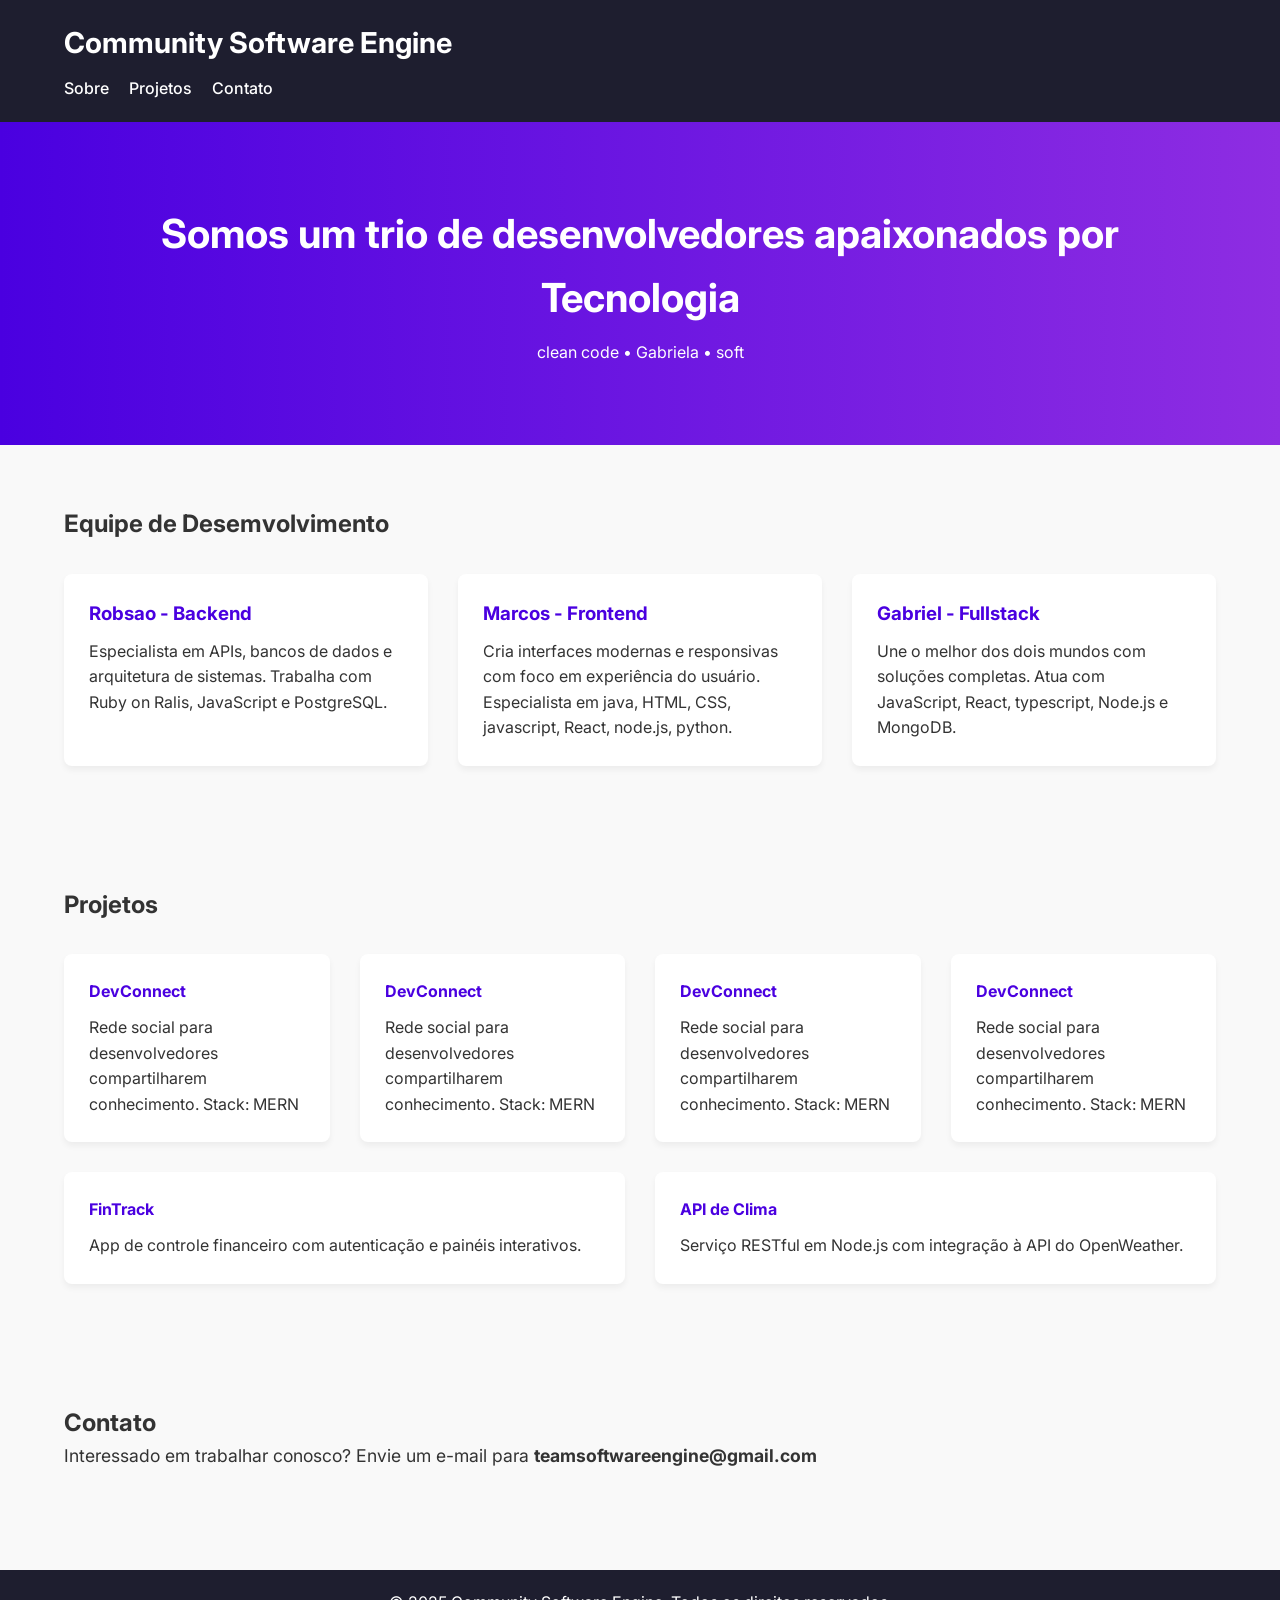
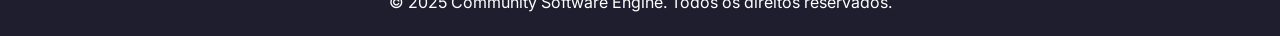
<file: index.html>
<!DOCTYPE html>
<html lang="pt-BR">
<head>
  <meta charset="UTF-8" />
  <meta name="viewport" content="width=device-width, initial-scale=1.0"/>
  <title>Trio Devs - Portfólio</title>
  <link rel="stylesheet" href="style.css" />
  <link href="https://fonts.googleapis.com/css2?family=Inter:wght@400;600;700&display=swap" rel="stylesheet">
</head>
<body>
  <header>
    <div class="container">
      <h1>Community Software Engine</h1>
      <nav>
        <ul>
          <li><a href="#sobre">Sobre</a></li>
          <li><a href="#projetos">Projetos</a></li>
          <li><a href="#contato">Contato</a></li>
        </ul>
      </nav>
    </div>
  </header>

  <section class="hero">
    <div class="container">
      <h2>Somos um trio de desenvolvedores apaixonados por Tecnologia</h2>
      <p>clean code • Gabriela • soft</p>
    </div>
  </section>

  <section id="sobre" class="sobre">
    <div class="container">
      <h2>Equipe de Desemvolvimento</h2>
      <div class="cards">
        <div class="card">
          <h3>Robsao - Backend</h3>
          <p>Especialista em APIs, bancos de dados e arquitetura de sistemas. Trabalha com Ruby on Ralis, JavaScript e PostgreSQL.</p>
        </div>
        <div class="card">
          <h3>Marcos - Frontend</h3>
          <p>Cria interfaces modernas e responsivas com foco em experiência do usuário. Especialista em java, HTML, CSS, javascript, React, node.js, python.</p>
        </div>
        <div class="card">
          <h3>Gabriel - Fullstack</h3>
          <p>Une o melhor dos dois mundos com soluções completas. Atua com JavaScript, React, typescript, Node.js e MongoDB.</p>
        </div>
      </div>
    </div>
  </section>

  <section id="projetos" class="projetos">
    <div class="container">
      <h2>Projetos</h2>
      <div class="grid">
        <div class="projeto">
          <h4>DevConnect</h4>
          <p>Rede social para desenvolvedores compartilharem conhecimento. Stack: MERN</p>
        </div>
        <div class="projeto">
          <h4>DevConnect</h4>
          <p>Rede social para desenvolvedores compartilharem conhecimento. Stack: MERN</p>
        </div>
        <div class="projeto">
          <h4>DevConnect</h4>
          <p>Rede social para desenvolvedores compartilharem conhecimento. Stack: MERN</p>
        </div>
        <div class="projeto">
          <h4>DevConnect</h4>
          <p>Rede social para desenvolvedores compartilharem conhecimento. Stack: MERN</p>
        </div>
        <div class="projeto">
          <h4>FinTrack</h4>
          <p>App de controle financeiro com autenticação e painéis interativos.</p>
        </div>
        <div class="projeto">
          <h4>API de Clima</h4>
          <p>Serviço RESTful em Node.js com integração à API do OpenWeather.</p>
        </div>
      </div>
    </div>
  </section>

  <section id="contato" class="contato">
    <div class="container">
      <h2>Contato</h2>
      <p>Interessado em trabalhar conosco? Envie um e-mail para <strong>teamsoftwareengine@gmail.com</strong></p>
    </div>
  </section>

  <footer>
    <div class="container">
      <p>&copy; 2025 Community Software Engine. Todos os direitos reservados.</p>
    </div>
  </footer>
</body>
</html>
</file>
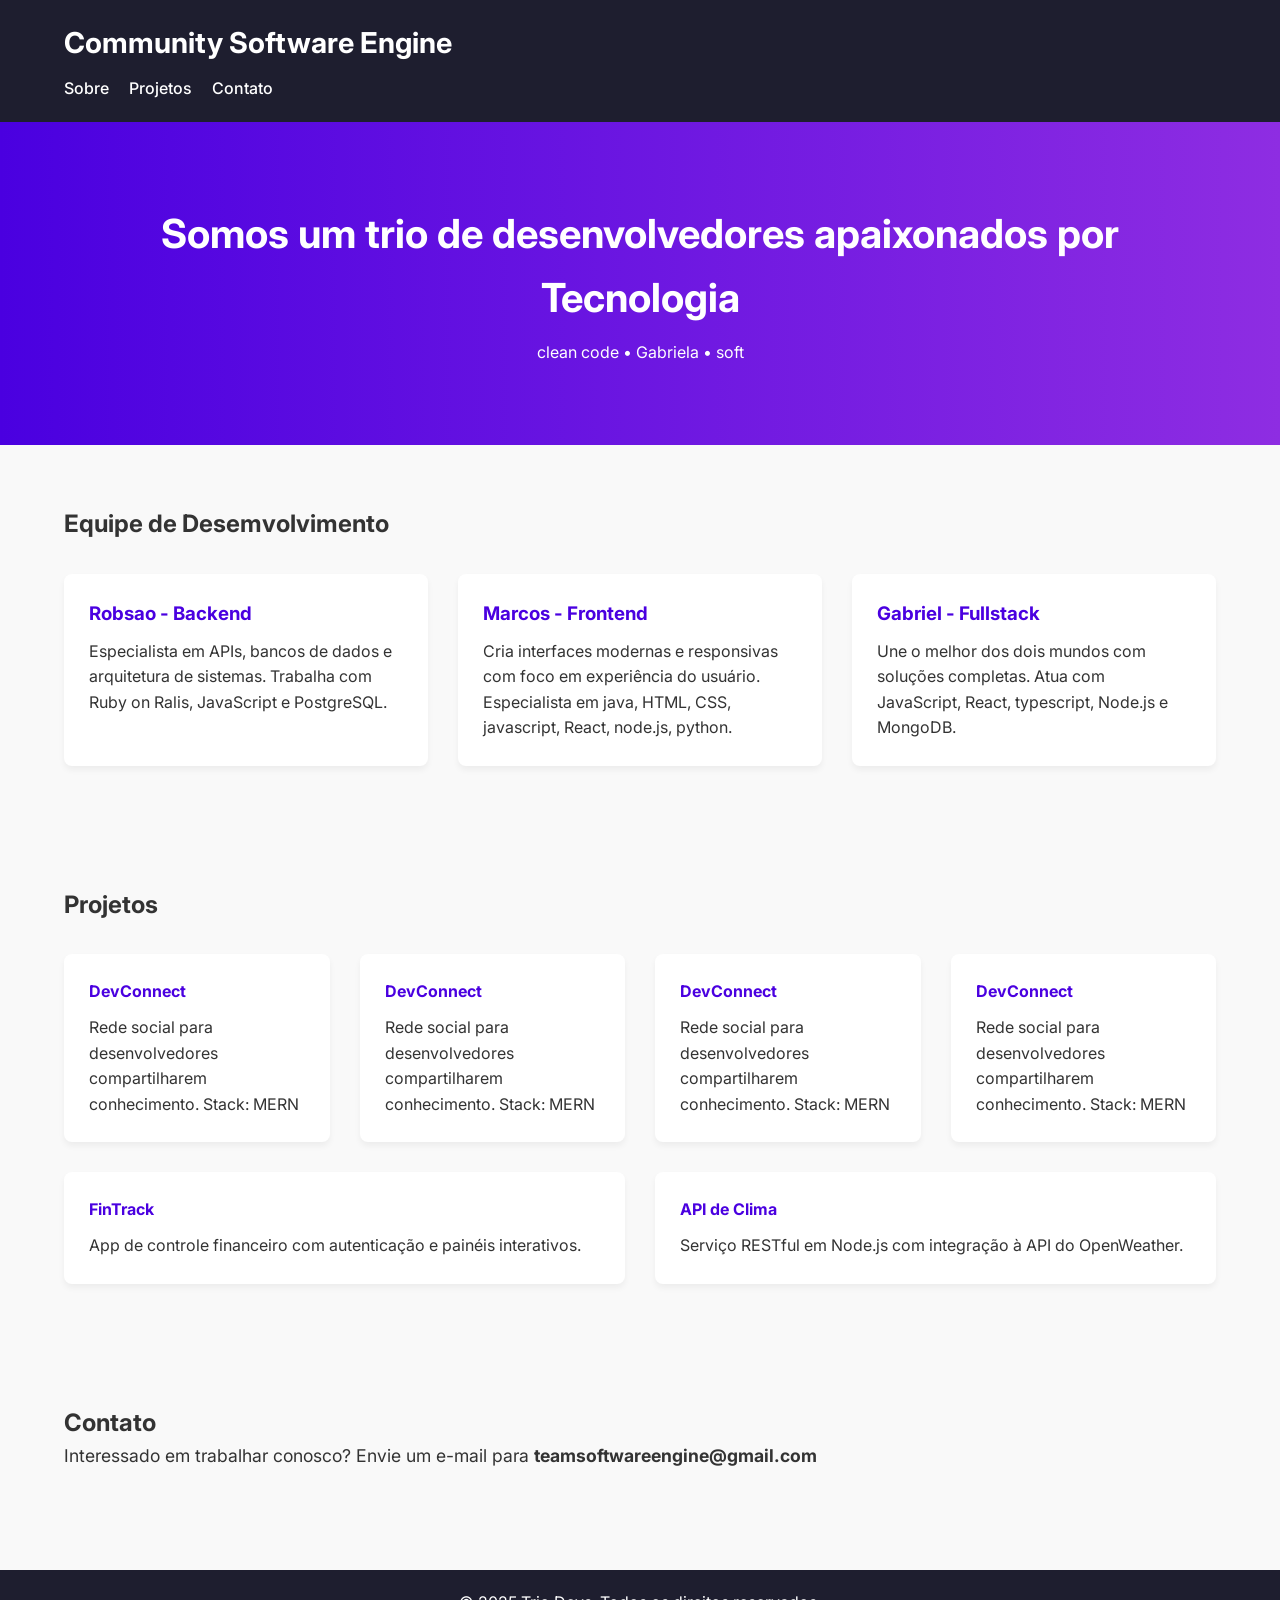
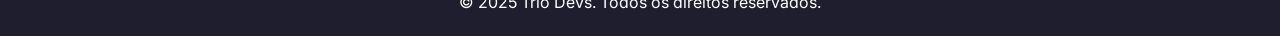
<file: inde.html>
<!DOCTYPE html>
<html lang="pt-BR">
<head>
  <meta charset="UTF-8" />
  <meta name="viewport" content="width=device-width, initial-scale=1.0"/>
  <title>Trio Devs - Portfólio</title>
  <link rel="stylesheet" href="style.css" />
  <link href="https://fonts.googleapis.com/css2?family=Inter:wght@400;600;700&display=swap" rel="stylesheet">
</head>
<body>
  <header>
    <div class="container">
      <h1>Community Software Engine</h1>
      <nav>
        <ul>
          <li><a href="#sobre">Sobre</a></li>
          <li><a href="#projetos">Projetos</a></li>
          <li><a href="#contato">Contato</a></li>
        </ul>
      </nav>
    </div>
  </header>

  <section class="hero">
    <div class="container">
      <h2>Somos um trio de desenvolvedores apaixonados por Tecnologia</h2>
      <p>clean code • Gabriela • soft</p>
    </div>
  </section>

  <section id="sobre" class="sobre">
    <div class="container">
      <h2>Equipe de Desemvolvimento</h2>
      <div class="cards">
        <div class="card">
          <h3>Robsao - Backend</h3>
          <p>Especialista em APIs, bancos de dados e arquitetura de sistemas. Trabalha com Ruby on Ralis, JavaScript e PostgreSQL.</p>
        </div>
        <div class="card">
          <h3>Marcos - Frontend</h3>
          <p>Cria interfaces modernas e responsivas com foco em experiência do usuário. Especialista em java, HTML, CSS, javascript, React, node.js, python.</p>
        </div>
        <div class="card">
          <h3>Gabriel - Fullstack</h3>
          <p>Une o melhor dos dois mundos com soluções completas. Atua com JavaScript, React, typescript, Node.js e MongoDB.</p>
        </div>
      </div>
    </div>
  </section>

  <section id="projetos" class="projetos">
    <div class="container">
      <h2>Projetos</h2>
      <div class="grid">
        <div class="projeto">
          <h4>DevConnect</h4>
          <p>Rede social para desenvolvedores compartilharem conhecimento. Stack: MERN</p>
        </div>
        <div class="projeto">
          <h4>DevConnect</h4>
          <p>Rede social para desenvolvedores compartilharem conhecimento. Stack: MERN</p>
        </div>
        <div class="projeto">
          <h4>DevConnect</h4>
          <p>Rede social para desenvolvedores compartilharem conhecimento. Stack: MERN</p>
        </div>
        <div class="projeto">
          <h4>DevConnect</h4>
          <p>Rede social para desenvolvedores compartilharem conhecimento. Stack: MERN</p>
        </div>
        <div class="projeto">
          <h4>FinTrack</h4>
          <p>App de controle financeiro com autenticação e painéis interativos.</p>
        </div>
        <div class="projeto">
          <h4>API de Clima</h4>
          <p>Serviço RESTful em Node.js com integração à API do OpenWeather.</p>
        </div>
      </div>
    </div>
  </section>

  <section id="contato" class="contato">
    <div class="container">
      <h2>Contato</h2>
      <p>Interessado em trabalhar conosco? Envie um e-mail para <strong>teamsoftwareengine@gmail.com</strong></p>
    </div>
  </section>

  <footer>
    <div class="container">
      <p>&copy; 2025 Trio Devs. Todos os direitos reservados.</p>
    </div>
  </footer>
</body>
</html>
</file>
<file: style.css>
* {
  margin: 0;
  padding: 0;
  box-sizing: border-box;
}

body {
  font-family: 'Inter', sans-serif;
  color: #333;
  background-color: #f9f9f9;
  line-height: 1.6;
}

.container {
  width: 90%;
  max-width: 1200px;
  margin: 0 auto;
}

header {
  background-color: #1e1e2f;
  color: white;
  padding: 20px 0;
}

header h1 {
  font-size: 1.8rem;
}

nav ul {
  list-style: none;
  display: flex;
  gap: 20px;
  margin-top: 10px;
}

nav a {
  color: #fff;
  text-decoration: none;
  font-weight: 500;
}

.hero {
  background: linear-gradient(to right, #4a00e0, #8e2de2);
  color: white;
  padding: 80px 0;
  text-align: center;
}

.hero h2 {
  font-size: 2.5rem;
  margin-bottom: 10px;
}

.sobre, .projetos, .contato {
  padding: 60px 0;
}

.sobre .cards, .projetos .grid {
  display: flex;
  flex-wrap: wrap;
  gap: 30px;
  margin-top: 30px;
}

.card, .projeto {
  background: white;
  padding: 25px;
  border-radius: 8px;
  flex: 1;
  min-width: 250px;
  box-shadow: 0 4px 6px rgba(0,0,0,0.05);
}

.card h3, .projeto h4 {
  color: #4a00e0;
  margin-bottom: 10px;
}

.contato p {
  font-size: 1.1rem;
}

footer {
  background: #1e1e2f;
  color: white;
  text-align: center;
  padding: 20px 0;
  margin-top: 40px;
}

@media (max-width: 768px) {
  nav ul {
    flex-direction: column;
    align-items: flex-start;
  }

  .sobre .cards, .projetos .grid {
    flex-direction: column;
  }

  .hero h2 {
    font-size: 2rem;
  }
}
</file>
